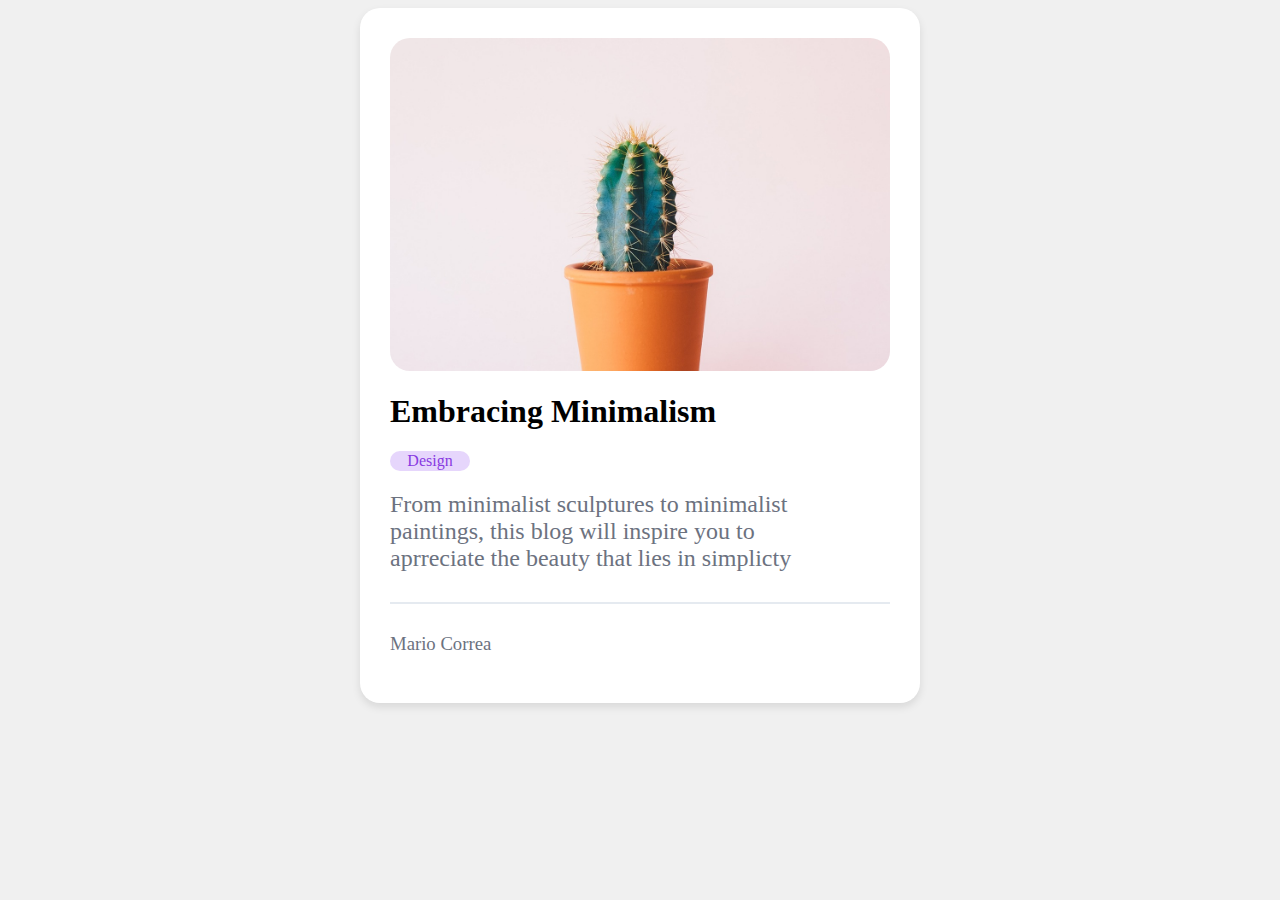
<file: Card/index.html>
<!DOCTYPE html>
<html lang="en">
<head>
    <meta charset="UTF-8">
    <meta name="viewport" content="width=device-width, initial-scale=1.0">
    <title>Minimal Blog Card</title>
    <link rel="stylesheet" href="styles.css" />
</head>
<body>
    <main>
        <div id="card">
            <img src="Cactus.jpg"/>
        <h1 id="title">
            Embracing Minimalism
        </h1>
        <span id="circle">Design</span>
        <h2 id="subtitle" >From minimalist sculptures to minimalist<br/>paintings, this blog will inspire you to <br/>
            aprreciate the beauty that lies in simplicty
        </h2>
        <span id="row"></span>
        <h3 id="author">Mario Correa</h3>
    </div>
    </main>
</body>
</html>
</file>
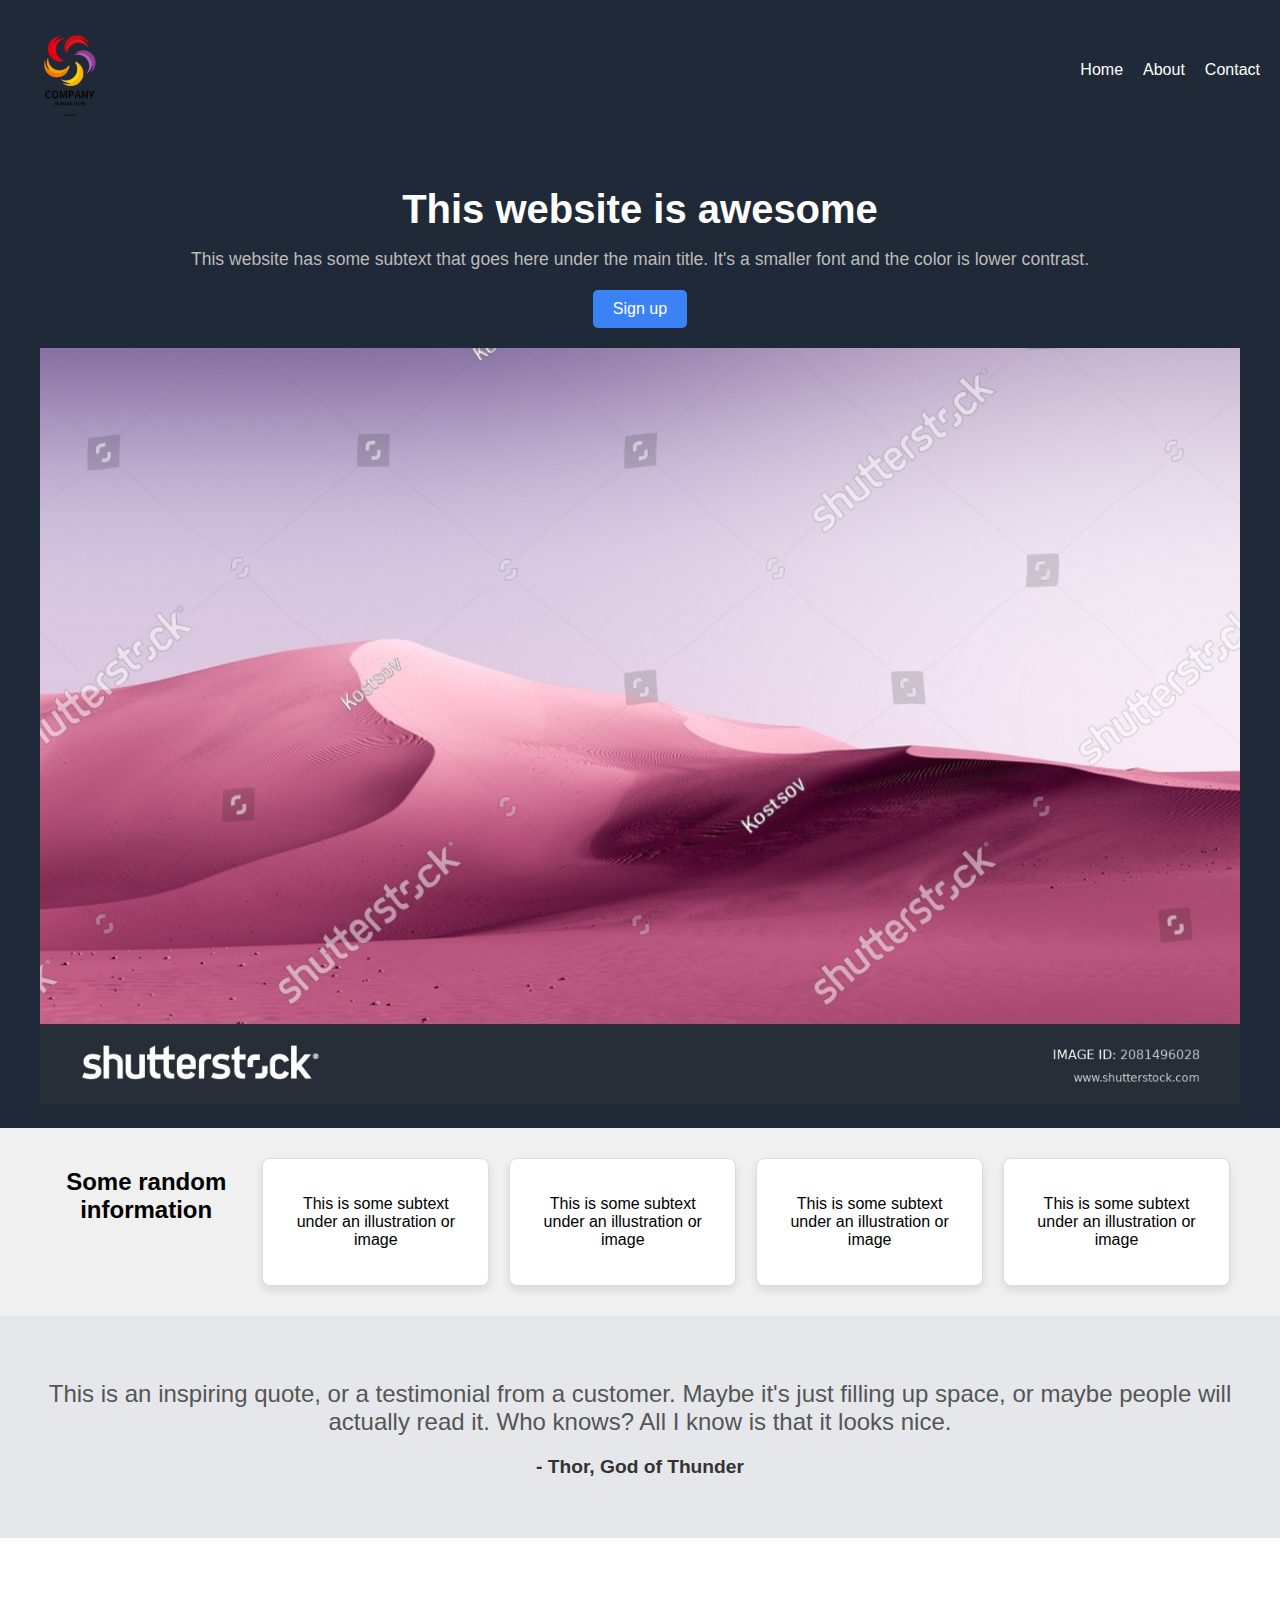
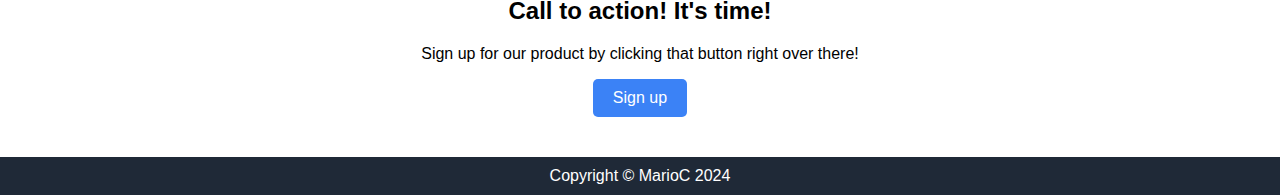
<file: Landing/index.html>
<!DOCTYPE html>
<html lang="en">
  <head>
    <meta charset="UTF-8" />
    <meta name="viewport" content="width=device-width, initial-scale=1.0" />
    <title>Landing</title>
    <link rel="stylesheet" href="styles.css" />
  </head>
  <body>
    <header class="header">
      <nav>
        <img class="logo" src="Logo.png" />
        <ul class="menu">
          <li>Home</li>
          <li>About</li>
          <li>Contact</li>
        </ul>
      </nav>
    </header>
    <section class="hero">
      <div class="container-hero">
        <h1 class="title">This website is awesome</h1>
        <p class="subtitle">
          This website has some subtext that goes here under the main title.
          It's a smaller font and the color is lower contrast.
        </p>
        <button class="btn-signup">Sign up</button>
        <img class="hero-img" src="test.jpg" alt="Placeholder" />
      </div>
    </section>
    <section class="information">
      <div class="container-information">
        <h2>Some random information</h2>
        <div class="card">
          <p class="below">
            This is some subtext under an illustration or image
          </p>
        </div>
        <div class="card">
          <p class="below">
            This is some subtext under an illustration or image
          </p>
        </div>
        <div class="card">
          <p class="below">
            This is some subtext under an illustration or image
          </p>
        </div>
        <div class="card">
          <p class="below">
            This is some subtext under an illustration or image
          </p>
        </div>
      </div>
    </section>
    <section class="quote">
      <div class="container-quote">
        <p class="quote-text">
          This is an inspiring quote, or a testimonial from a customer. Maybe
          it's just filling up space, or maybe people will actually read it. Who
          knows? All I know is that it looks nice.
        </p>
        <p class="quote-author">- Thor, God of Thunder</p>
      </div>
    </section>
    <section class="call">
      <div class="container-call">
        <h2>Call to action! It's time!</h2>
        <p>Sign up for our product by clicking that button right over there!</p>
        <button class="btn-signup">Sign up</button>
      </div>
    </section>
    <footer>Copyright © MarioC 2024</footer>
  </body>
</html>
</file>
<file: Card/styles.css>
body{
    position: relative;
    flex: auto;
    display: flex;
    justify-content: center;
    background-color: #f0f0f0;
}
main{
    border-color: black;
    display: flex;
    padding: 10px;
    background-color: white;
    border-radius: 20px 20px 20px 20px;
    box-shadow: 0px 4px 8px rgba(0, 0, 0, 0.1);
}
#card {
    display: flex;
    flex-direction: column;
    background-color: white;
    width: 500px;
    padding: 20px;
}
img{
    object-fit: contain;
    width: 100%;
    border-radius: 20px 20px 20px 20px;
}
#row{
    display: flex;
    background-color:#E5EAF0;
    padding: 1px;
    margin: 10px 0;
}
#circle{
    background-color: #E6D6FC;
    width:80px;
    height:20px;
    border-radius: 10px;
    color:#883AE1;
    text-align: center;
    line-height: 20px;
    margin-right: 10px;
}
#author{
    color:#6C727F;
    font-weight: 100;

}
#subtitle{
    color: #6C727F;
    font-weight: 200;
}

@media (max-width: 900px) {
    body{
        position: relative;
        flex: auto;
        flex-shrink: 1;
        display: flex;
        justify-content: center;
        background-color: #f0f0f0;
    }
    main{
        border-color: black;
        display: flex;
        padding: 10px;
        background-color: white;
        border-radius: 20px 20px 20px 20px;
        box-shadow: 0px 4px 8px rgba(0, 0, 0, 0.1);
    }
    #card {
        display: flex;
        flex-direction: column;
        background-color: white;
        width:auto;
        height:fit-content;
        padding: 20px;
    }
    img{
        object-fit: contain;
        width: 100%;
        border-radius: 20px 20px 20px 20px;
    }
    #row{
        display: flex;
        background-color:#E5EAF0;
        padding: 1px;
        margin: 10px 0;
    }
    #circle{
        background-color: #E6D6FC;
        width:80px;
        height:20px;
        border-radius: 10px;
        color:#883AE1;
        text-align: center;
        line-height: 20px;
        margin-right: 10px;
    }
    #author{
        color:#6C727F;
        font-weight: 100;
    
    }
    #subtitle{
        color: #6C727F;
        font-weight: 200;
    }
}
</file>
<file: Landing/styles.css>
body {
    display: flex;
    flex-direction: column;
    margin: 0;
    font-family: Arial, sans-serif;
    width: auto;
    min-height: 100vh;
}

header {
    display: flex;
    background-color: #1f2937;
    width: auto;
    padding: 20px;
    align-items: center;
}

nav {
    display: flex;
    justify-content: space-between;
    width: 100%;
    align-items: center;
}

.logo {
    width: 100px;
}

.menu {
    display: flex;
    list-style: none;
    margin: 0;
    padding: 0;
}

.menu li {
    margin-left: 20px;
    color: white;
    cursor: pointer;
}

.hero {
    display: flex;
    flex-direction: column;
    align-items: center;
    padding: 20px;
    background-color: #1f2937;
    color: white;
    text-align: center;
}

.container-hero {
    max-width: 1200px;
    width: 100%;
}

.title {
    font-size: 2.5rem;
    margin-bottom: 10px;
}

.subtitle {
    font-size: 1.1rem;
    color: #bbb;
    margin-bottom: 20px;
}

.btn-signup {
    background-color: #3b82f6;
    color: white;
    border: none;
    padding: 10px 20px;
    font-size: 1rem;
    border-radius: 5px;
    cursor: pointer;
}

.hero-img {
    max-width: 100%;
    height: auto;
    margin-top: 20px;
}

.information {
    background-color: #f0f0f0;
    padding: 20px;
}

.container-information {
    display: flex;
    justify-content: space-around;
    max-width: 1200px;
    margin: 0 auto;
    text-align: center;
}

.card {
    background-color: white;
    border: 1px solid #ddd;
    border-radius: 8px;
    padding: 20px;
    margin: 10px;
    flex: 1 1 calc(25% - 40px);
    box-shadow: 0 4px 8px rgba(0, 0, 0, 0.1);
}

.quote {
    background-color: #e5e7eb;
    padding: 40px 20px;
    text-align: center;
}

.quote-text {
    font-size: 1.5rem;
    margin-bottom: 20px;
    color: #555;
}

.quote-author {
    font-size: 1.2rem;
    font-weight: bold;
    color: #333;
}

.call {
    background-color: #fff;
    padding: 40px 20px;
    text-align: center;
}

.container-call {
    max-width: 1200px;
    margin: 0 auto;
}

footer {
    background-color: #1f2937;
    color: white;
    text-align: center;
    padding: 10px 0;
    margin-top: auto;
}

/* Media Queries */
@media (max-width: 900px) {
    .title {
        font-size: 2rem;
    }

    .subtitle {
        font-size: 1rem;
    }

    .menu {
        flex-direction: column;
        align-items: center;
    }

    .menu li {
        margin-left: 0;
        margin-bottom: 10px;
    }

    .container-hero {
        padding: 20px;
    }

    .container-information {
        flex-direction: column;
    }

    .card {
        flex: 1 1 100%;
    }
}

@media (max-width: 600px) {
    .title {
        font-size: 1.5rem;
    }

    .subtitle {
        font-size: 0.9rem;
    }

    .btn-signup {
        padding: 8px 16px;
        font-size: 0.9rem;
    }

    .container-hero {
        padding: 10px;
    }

    .card {
        padding: 10px;
    }
}
</file>
